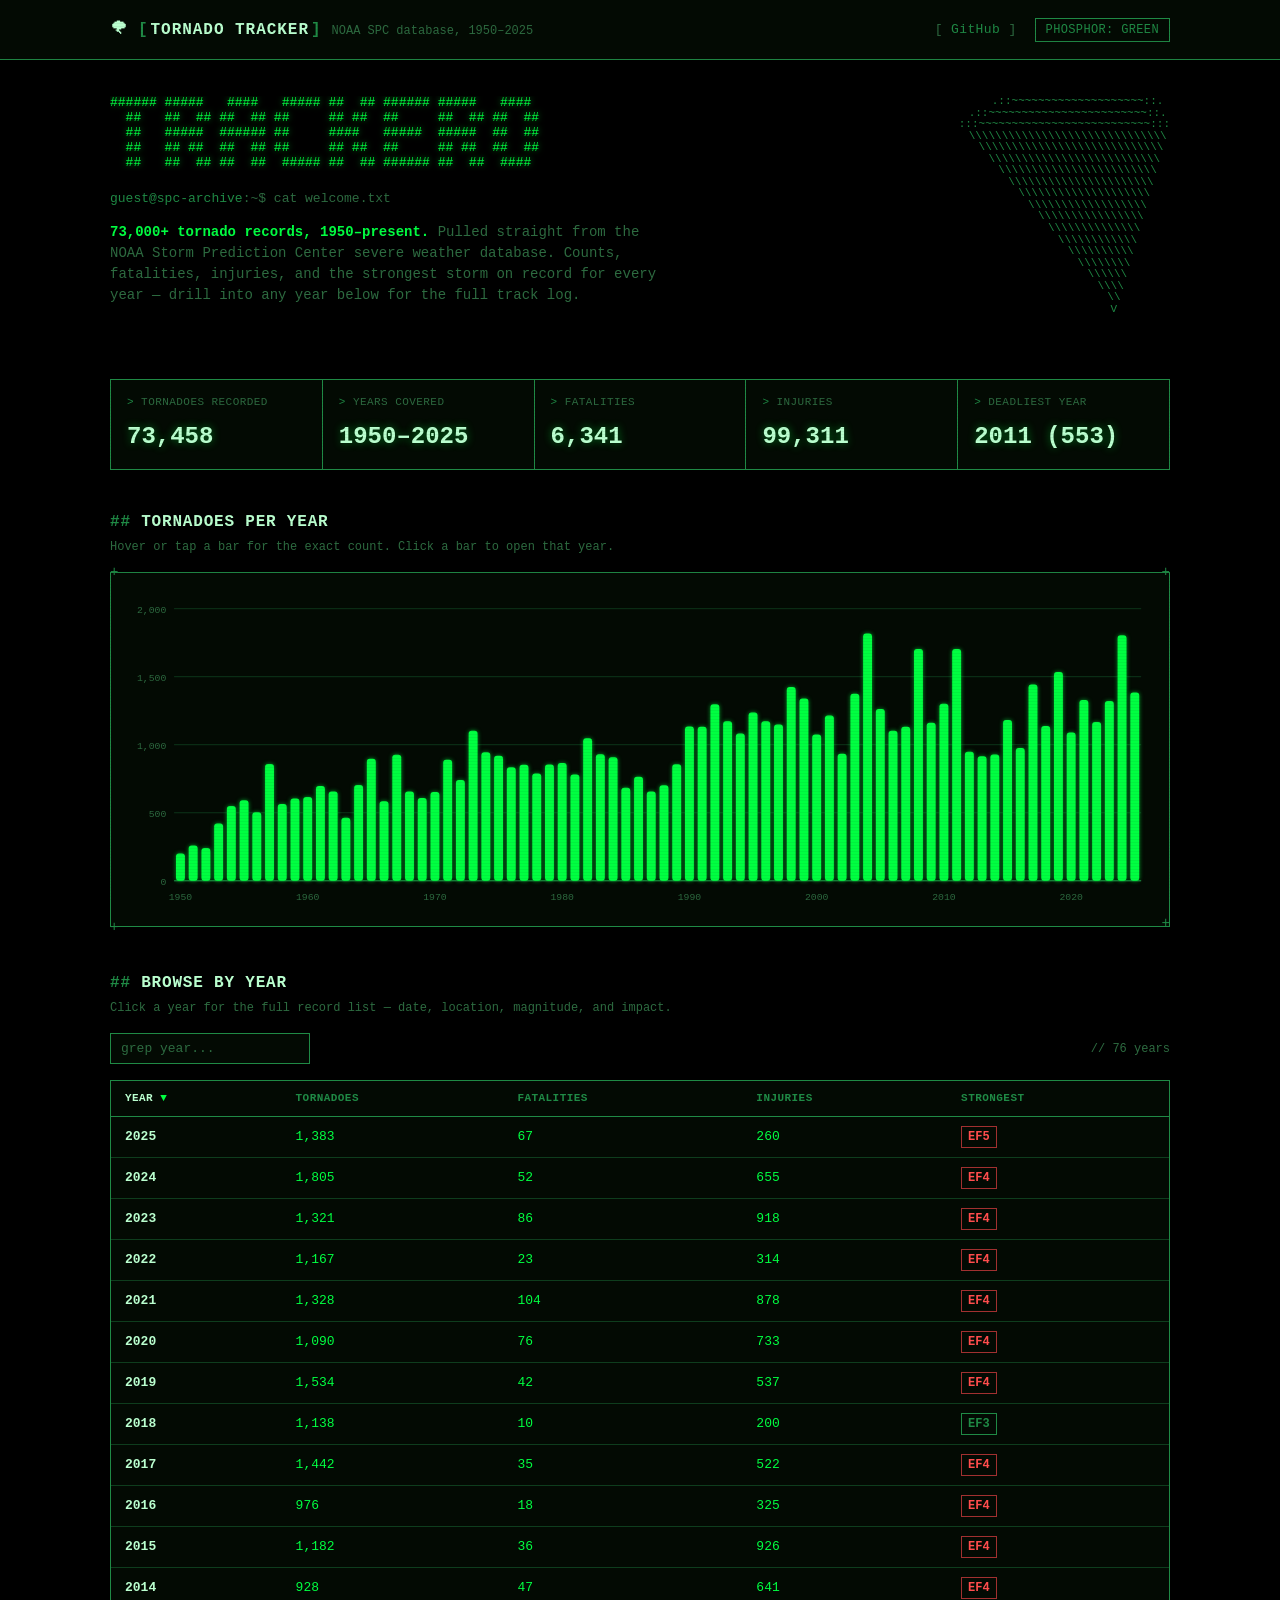
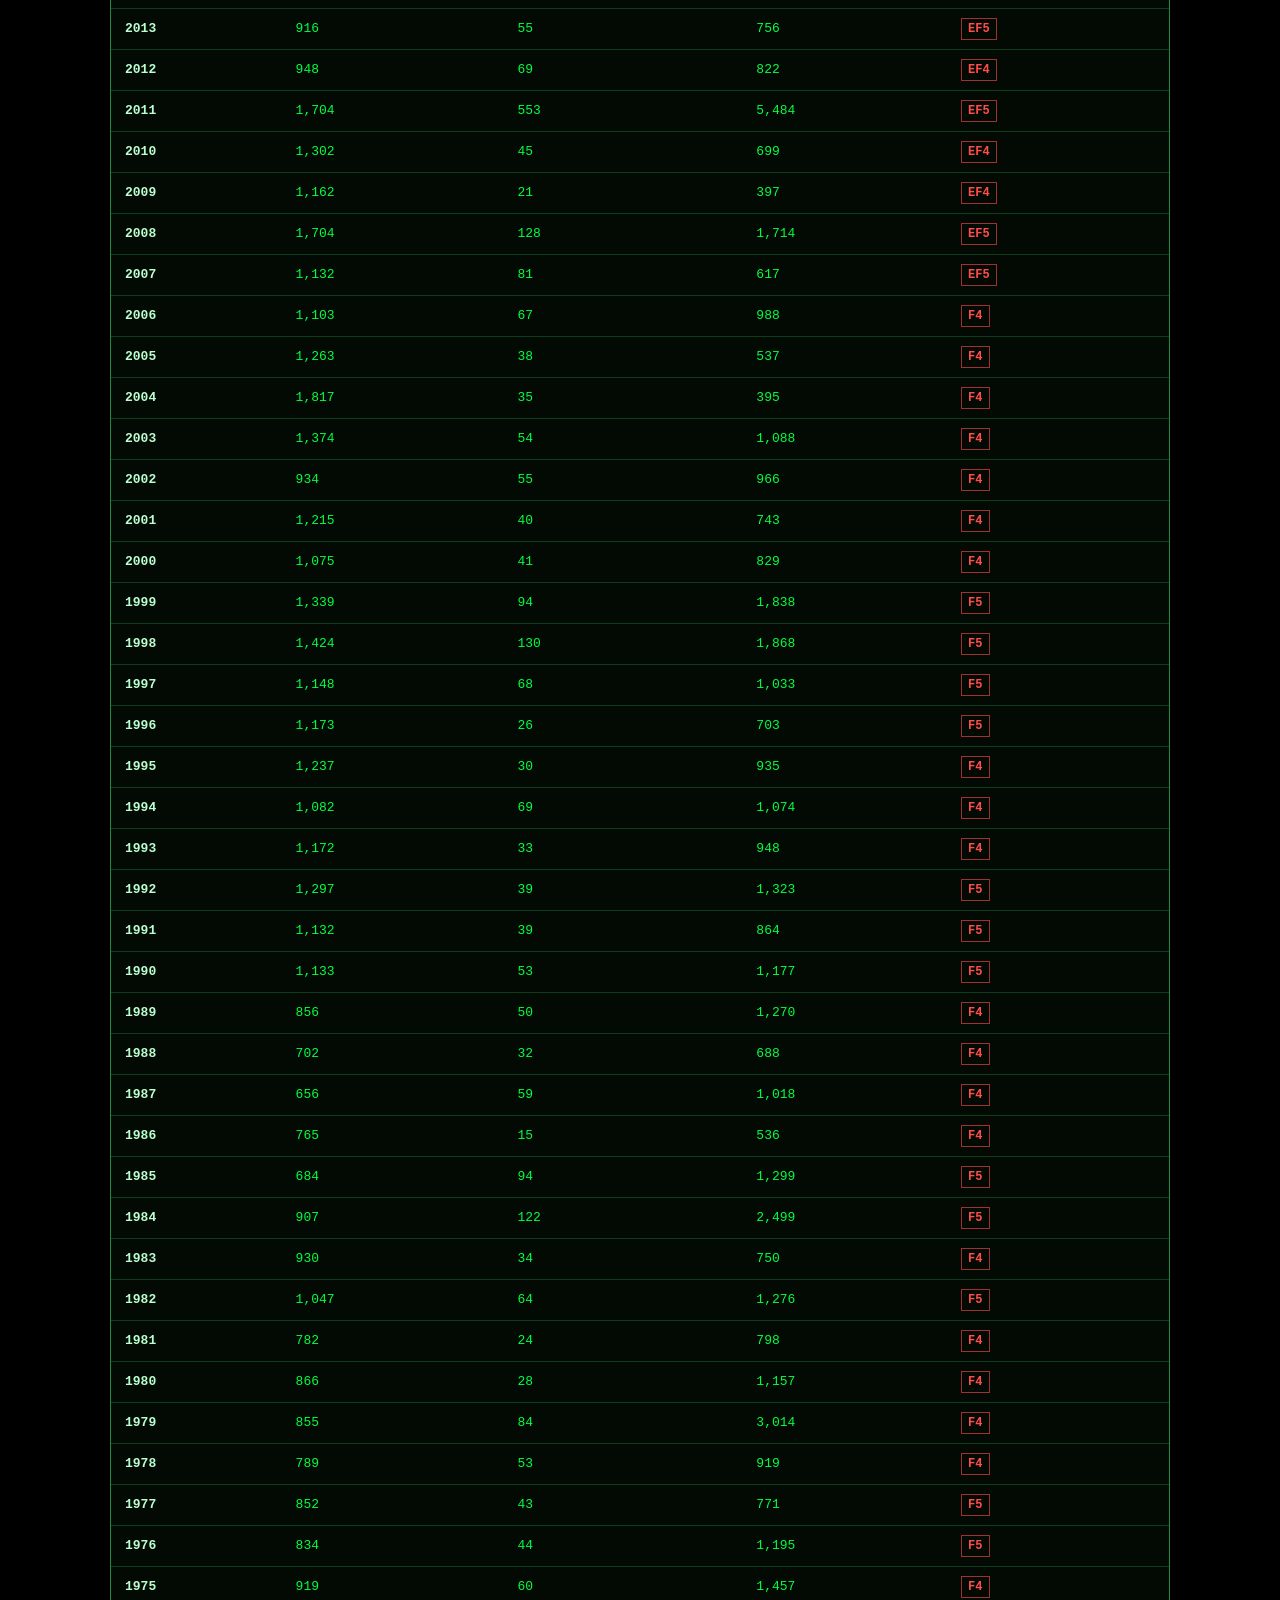
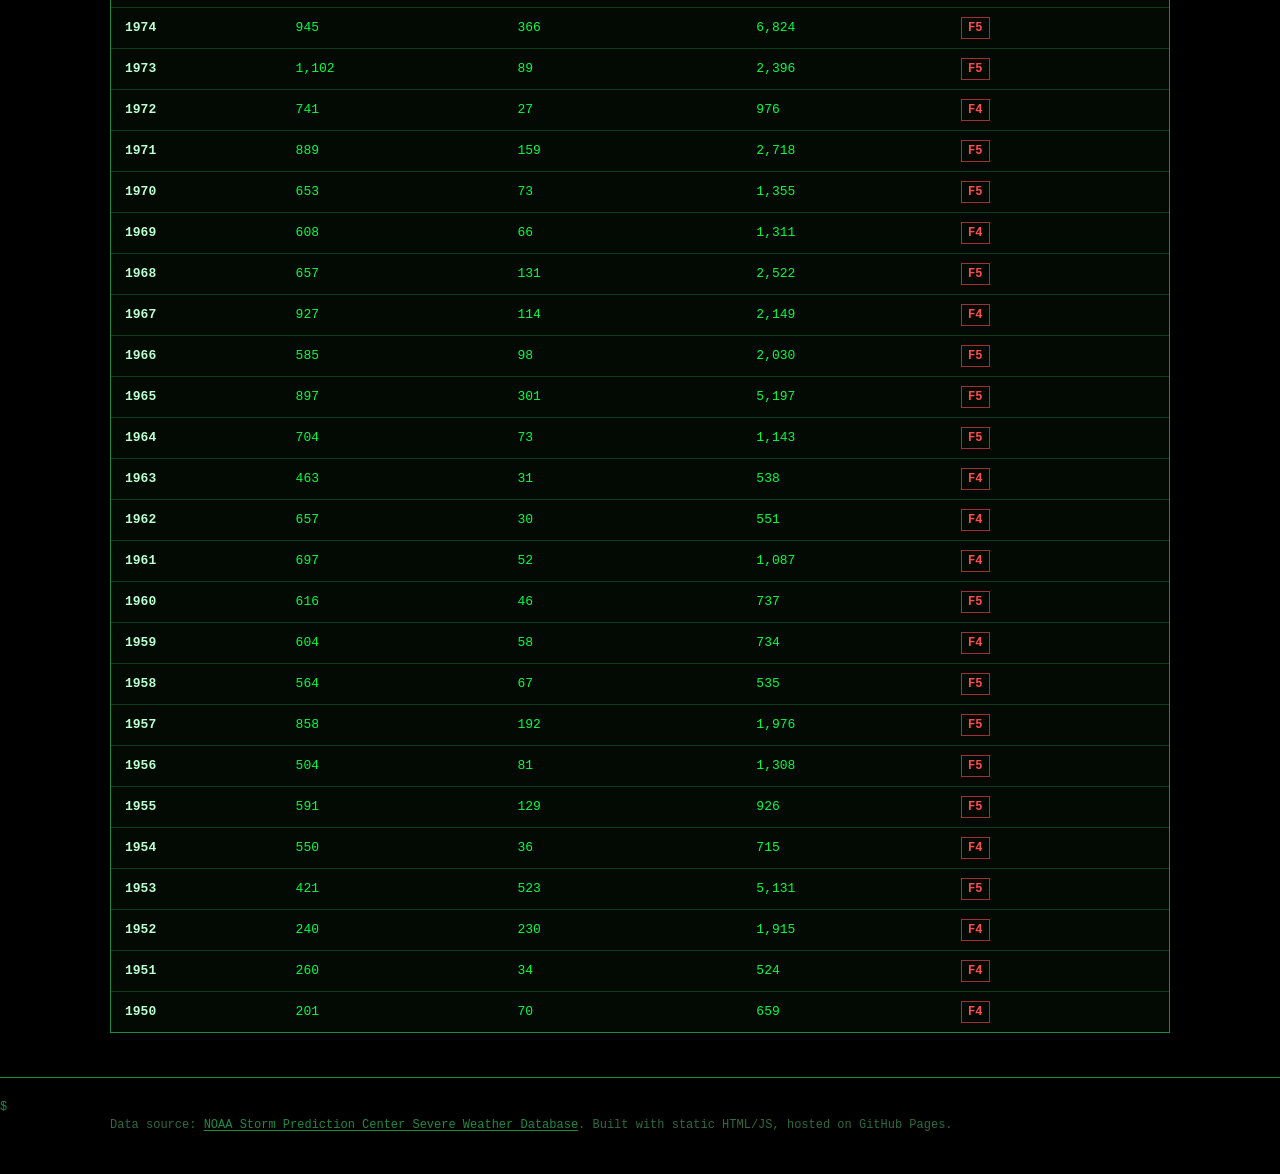
<file: index.html>
<!DOCTYPE html>
<html lang="en">
<head>
<meta charset="UTF-8">
<meta name="viewport" content="width=device-width, initial-scale=1">
<title>US Tornado Tracker</title>
<meta name="description" content="Every tornado recorded in the NOAA Storm Prediction Center severe weather database, 1950–2025.">
<link rel="stylesheet" href="css/style.css">
</head>
<body>

<header class="site-header">
  <div class="wrap">
    <a class="brand" href="index.html">
      <span class="mark">🌪</span>
      <span class="name">Tornado Tracker</span>
      <span class="tagline">NOAA SPC database, 1950–2025</span>
    </a>
    <nav class="site-nav">
      <a href="https://github.com/rileyhinkson/tornado-tracker" target="_blank" rel="noopener">GitHub</a>
      <button id="theme-toggle" type="button" aria-label="Toggle phosphor color theme">PHOSPHOR: GREEN</button>
    </nav>
  </div>
</header>

<main class="wrap">

  <section class="hero clearfix">
    <pre class="ascii-art" aria-hidden="true">    .::~~~~~~~~~~~~~~~~~~~~::.
 .::~~~~~~~~~~~~~~~~~~~~~~~~::.
:::~~~~~~~~~~~~~~~~~~~~~~~~~~:::
 \\\\\\\\\\\\\\\\\\\\\\\\\\\\\\
  \\\\\\\\\\\\\\\\\\\\\\\\\\\\
   \\\\\\\\\\\\\\\\\\\\\\\\\\
    \\\\\\\\\\\\\\\\\\\\\\\\
     \\\\\\\\\\\\\\\\\\\\\\
      \\\\\\\\\\\\\\\\\\\\
       \\\\\\\\\\\\\\\\\\
        \\\\\\\\\\\\\\\\
         \\\\\\\\\\\\\\
          \\\\\\\\\\\\
           \\\\\\\\\\
            \\\\\\\\
             \\\\\\
              \\\\
               \\
               V</pre>
    <pre class="ascii-banner" role="img" aria-label="Tornado Tracker">###### #####   ####   ##### ##  ## ###### #####   ####
  ##   ##  ## ##  ## ##     ## ##  ##     ##  ## ##  ##
  ##   #####  ###### ##     ####   #####  #####  ##  ##
  ##   ## ##  ##  ## ##     ## ##  ##     ## ##  ##  ##
  ##   ##  ## ##  ##  ##### ##  ## ###### ##  ##  ####  </pre>
    <p class="prompt-line"><span class="prompt">guest@spc-archive</span>:~$ cat welcome.txt</p>
    <p class="lede">
      <strong>73,000+ tornado records, 1950–present.</strong> Pulled straight from the
      NOAA Storm Prediction Center severe weather database. Counts, fatalities,
      injuries, and the strongest storm on record for every year — drill into
      any year below for the full track log.
    </p>
  </section>

  <div class="stat-grid" id="stat-grid"></div>

  <section class="panel">
    <h2>Tornadoes per year</h2>
    <p class="subhead">Hover or tap a bar for the exact count. Click a bar to open that year.</p>
    <div class="term-box chart-card" id="chart-card">
      <span class="tb-tr">+</span><span class="tb-br">+</span>
    </div>
  </section>

  <section class="panel">
    <h2>Browse by year</h2>
    <p class="subhead">Click a year for the full record list — date, location, magnitude, and impact.</p>

    <div class="filter-row">
      <input type="text" id="year-filter" placeholder="grep year..." aria-label="Filter by year">
      <span class="result-count" id="result-count"></span>
    </div>

    <div class="table-scroll">
      <table class="data-table">
        <thead>
          <tr>
            <th data-key="year">Year</th>
            <th data-key="count">Tornadoes</th>
            <th data-key="fatalities">Fatalities</th>
            <th data-key="injuries">Injuries</th>
            <th data-key="strongest">Strongest</th>
          </tr>
        </thead>
        <tbody id="years-table-body"></tbody>
      </table>
    </div>
  </section>

</main>

<footer class="site-footer">
  <div class="wrap">
    Data source: <a href="https://www.spc.noaa.gov/wcm/#data" target="_blank" rel="noopener">NOAA Storm Prediction Center Severe Weather Database</a>.
    Built with static HTML/JS, hosted on GitHub Pages.
  </div>
</footer>

<script src="js/common.js"></script>
<script src="js/home.js"></script>
</body>
</html>
</file>
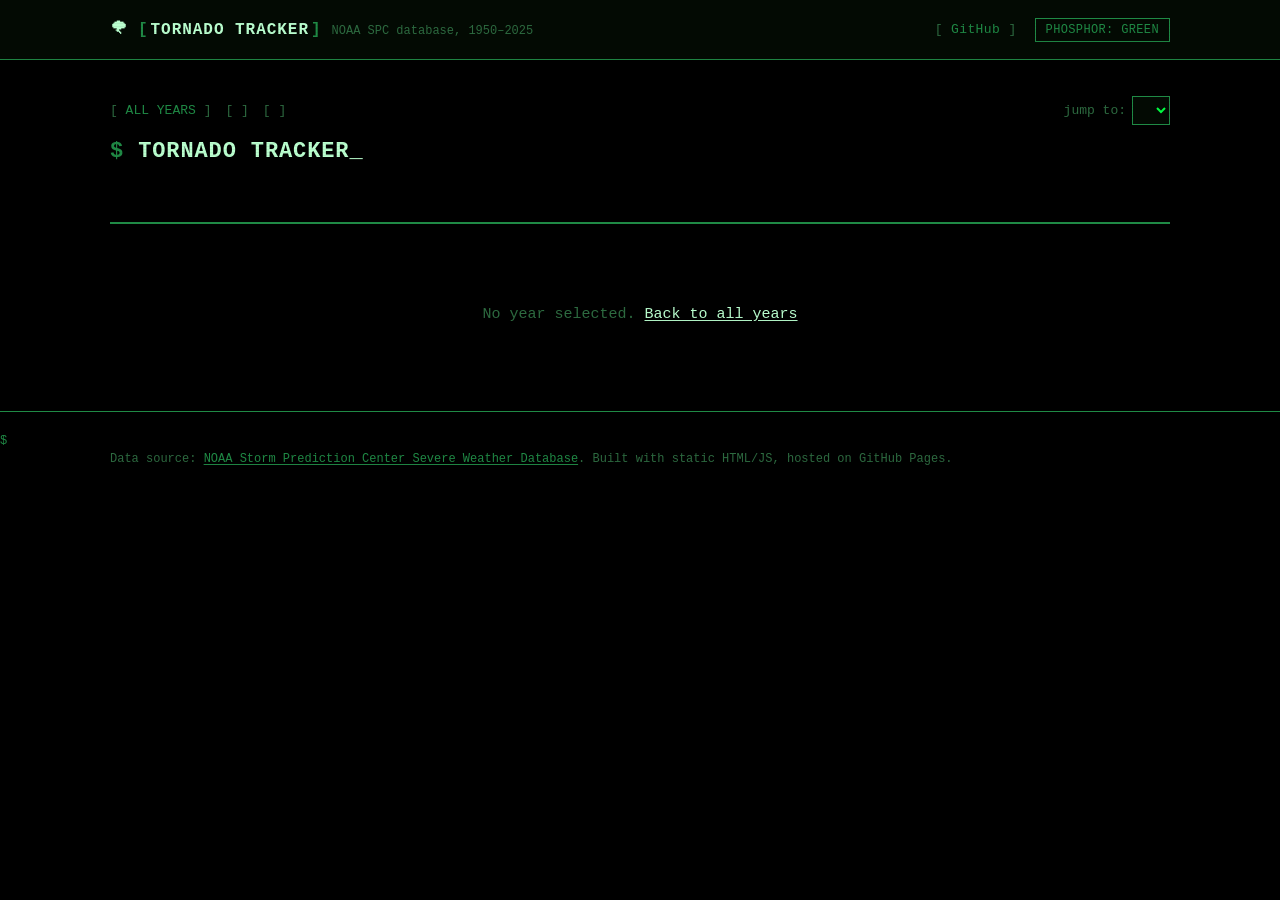
<file: years/index.html>
<!DOCTYPE html>
<html lang="en">
<head>
<meta charset="UTF-8">
<meta name="viewport" content="width=device-width, initial-scale=1">
<title>Tornado Tracker — year</title>
<meta name="description" content="Tornado records for a single year from the NOAA Storm Prediction Center severe weather database.">
<link rel="stylesheet" href="../css/style.css">
</head>
<body>

<header class="site-header">
  <div class="wrap">
    <a class="brand" href="../index.html">
      <span class="mark">🌪</span>
      <span class="name">Tornado Tracker</span>
      <span class="tagline">NOAA SPC database, 1950–2025</span>
    </a>
    <nav class="site-nav">
      <a href="https://github.com/rileyhinkson/tornado-tracker" target="_blank" rel="noopener">GitHub</a>
      <button id="theme-toggle" type="button" aria-label="Toggle phosphor color theme">PHOSPHOR: GREEN</button>
    </nav>
  </div>
</header>

<main class="wrap">

  <section class="hero">
    <div class="year-nav">
      <a href="../index.html">ALL YEARS</a>
      <a id="prev-year" href="#"></a>
      <a id="next-year" href="#"></a>
      <div class="year-switch">
        <label for="year-select">jump to:</label>
        <select id="year-select" aria-label="Jump to year"></select>
      </div>
    </div>
    <h1 id="year-title" class="cursor">Loading</h1>
  </section>

  <div class="stat-grid" id="stat-grid"></div>

  <section class="panel" id="year-body">
    <h2>Tornado records</h2>
    <p class="subhead">Click a column header to sort. Filter by state or magnitude below.</p>

    <div class="filter-row">
      <select id="state-filter" aria-label="Filter by state">
        <option value="">All states</option>
      </select>
      <select id="magnitude-filter" aria-label="Filter by magnitude">
        <option value="">All magnitudes</option>
      </select>
      <span class="result-count" id="result-count"></span>
    </div>

    <div class="table-scroll">
      <table class="data-table">
        <thead>
          <tr>
            <th data-key="date">Date</th>
            <th data-key="stateName">State</th>
            <th data-key="magnitude">Magnitude</th>
            <th data-key="fatalities">Fatalities</th>
            <th data-key="injuries">Injuries</th>
            <th data-key="lengthMiles">Length</th>
            <th data-key="widthYards">Width</th>
            <th data-key="propertyLoss">Property loss</th>
          </tr>
        </thead>
        <tbody id="records-table-body"></tbody>
      </table>
    </div>
  </section>

</main>

<footer class="site-footer">
  <div class="wrap">
    Data source: <a href="https://www.spc.noaa.gov/wcm/#data" target="_blank" rel="noopener">NOAA Storm Prediction Center Severe Weather Database</a>.
    Built with static HTML/JS, hosted on GitHub Pages.
  </div>
</footer>

<script src="../js/common.js"></script>
<script src="../js/year.js"></script>
</body>
</html>
</file>
<file: css/style.css>
/* Tornado Tracker — terminal / BBS-intro aesthetic.
   Green phosphor by default, amber phosphor as the alt theme (toggle cycles). */

:root {
  --bg:         #000000;
  --bg-panel:   #030a03;
  --bg-raised:  #081a08;
  --fg:         #00ff41;
  --fg-bright:  #baffcf;
  --fg-dim:     #1f8a45;
  --fg-muted:   #2d6b40;
  --danger:     #ff4d4d;
  --danger-dim: #a13030;
  --selection:  rgba(0, 255, 65, 0.28);
  --font-mono: ui-monospace, "Cascadia Code", "SFMono-Regular", Consolas,
               "Liberation Mono", Menlo, monospace;
}

:root[data-theme="amber"] {
  --bg:         #000000;
  --bg-panel:   #0a0602;
  --bg-raised:  #150d02;
  --fg:         #ffb000;
  --fg-bright:  #ffd980;
  --fg-dim:     #8a5c00;
  --fg-muted:   #6b4a05;
  --danger:     #ff5a3c;
  --danger-dim: #a13a20;
  --selection:  rgba(255, 176, 0, 0.25);
}

* { box-sizing: border-box; }

html, body {
  margin: 0;
  padding: 0;
}

::selection {
  background: var(--selection);
  color: var(--fg-bright);
}

body {
  background: var(--bg);
  color: var(--fg);
  font-family: var(--font-mono);
  line-height: 1.5;
  font-size: 15px;
}

/* CRT scanline overlay */
body::before {
  content: "";
  position: fixed;
  inset: 0;
  pointer-events: none;
  z-index: 500;
  background: repeating-linear-gradient(
    to bottom,
    rgba(0, 0, 0, 0) 0px,
    rgba(0, 0, 0, 0) 2px,
    rgba(0, 0, 0, 0.10) 3px
  );
  mix-blend-mode: multiply;
}

@media (prefers-reduced-motion: no-preference) {
  .cursor::after {
    content: "_";
    animation: blink 1s step-start infinite;
  }
}
.cursor::after {
  content: "_";
}
@keyframes blink {
  50% { opacity: 0; }
}

a { color: var(--fg-bright); text-decoration: underline; text-underline-offset: 2px; }
a:hover { color: var(--fg); }
a:visited { color: var(--fg); }

.wrap {
  max-width: 1100px;
  margin: 0 auto;
  padding: 0 20px;
}

/* Header */
header.site-header {
  border-bottom: 1px solid var(--fg-dim);
  background: var(--bg-panel);
}

.site-header .wrap {
  display: flex;
  align-items: center;
  justify-content: space-between;
  padding-top: 16px;
  padding-bottom: 16px;
  gap: 16px;
  flex-wrap: wrap;
}

.brand {
  display: flex;
  align-items: baseline;
  gap: 10px;
  text-decoration: none;
}

.brand .mark { font-size: 18px; }

.brand .name {
  font-weight: 700;
  font-size: 16px;
  letter-spacing: 0.06em;
  color: var(--fg-bright);
  text-transform: uppercase;
}
.brand .name::before { content: "["; color: var(--fg-dim); margin-right: 2px; }
.brand .name::after { content: "]"; color: var(--fg-dim); margin-left: 2px; }

.brand .tagline {
  color: var(--fg-muted);
  font-size: 12px;
}

nav.site-nav {
  display: flex;
  align-items: center;
  gap: 18px;
  font-size: 13px;
}

nav.site-nav a {
  text-decoration: none;
  color: var(--fg-dim);
  letter-spacing: 0.03em;
}
nav.site-nav a::before { content: "[ "; color: var(--fg-muted); }
nav.site-nav a::after { content: " ]"; color: var(--fg-muted); }
nav.site-nav a:hover { color: var(--fg-bright); }

#theme-toggle {
  border: 1px solid var(--fg-dim);
  background: transparent;
  color: var(--fg-dim);
  border-radius: 0;
  padding: 5px 10px;
  font-size: 12px;
  font-family: var(--font-mono);
  letter-spacing: 0.03em;
  cursor: pointer;
  line-height: 1;
}
#theme-toggle:hover {
  color: var(--fg-bright);
  border-color: var(--fg);
}

/* Hero */
.hero { padding: 36px 0 20px; }

.hero h1 {
  font-size: 22px;
  margin: 0 0 6px;
  color: var(--fg-bright);
  text-transform: uppercase;
  letter-spacing: 0.04em;
}
.hero h1::before { content: "$ "; color: var(--fg-dim); }

.ascii-banner {
  margin: 0 0 18px;
  color: var(--fg);
  font-size: clamp(7px, 1.6vw, 13px);
  line-height: 1.15;
  white-space: pre;
  overflow-x: auto;
  text-shadow: 0 0 6px color-mix(in srgb, var(--fg) 55%, transparent);
}

.ascii-art {
  float: right;
  margin: 0 0 16px 24px;
  color: var(--fg-dim);
  font-size: clamp(6px, 1vw, 11px);
  line-height: 1.05;
  white-space: pre;
  text-align: center;
}

.hero .prompt-line {
  color: var(--fg-muted);
  font-size: 13px;
  margin: 0 0 14px;
}
.hero .prompt-line .prompt { color: var(--fg-dim); }

.hero p.lede {
  color: var(--fg-muted);
  font-size: 14px;
  max-width: 68ch;
  margin: 0;
}
.hero p.lede strong { color: var(--fg); font-weight: 600; }

.clearfix::after { content: ""; display: table; clear: both; }

/* Stat tiles */
.stat-grid {
  display: grid;
  grid-template-columns: repeat(auto-fit, minmax(170px, 1fr));
  gap: 1px;
  margin: 28px 0 40px;
  background: var(--fg-dim);
  border: 1px solid var(--fg-dim);
}

.stat-tile {
  background: var(--bg-panel);
  padding: 14px 16px;
}

.stat-tile .label {
  font-size: 11px;
  color: var(--fg-muted);
  text-transform: uppercase;
  letter-spacing: 0.04em;
  margin-bottom: 8px;
}
.stat-tile .label::before { content: "> "; color: var(--fg-dim); }

.stat-tile .value {
  font-size: 24px;
  font-weight: 600;
  color: var(--fg-bright);
  font-variant-numeric: proportional-nums;
  text-shadow: 0 0 8px color-mix(in srgb, var(--fg) 45%, transparent);
}

/* Section headings */
section.panel { margin-bottom: 44px; }

section.panel h2 {
  font-size: 16px;
  margin: 0 0 4px;
  color: var(--fg-bright);
  text-transform: uppercase;
  letter-spacing: 0.05em;
}
section.panel h2::before { content: "## "; color: var(--fg-dim); }

section.panel .subhead {
  color: var(--fg-muted);
  font-size: 12px;
  margin: 0 0 16px;
}

/* Terminal box (bordered panel w/ title cutout) */
.term-box {
  position: relative;
  border: 1px solid var(--fg-dim);
  background: var(--bg-panel);
  padding: 20px;
}

.term-box::before,
.term-box::after,
.term-box .tb-tl,
.term-box .tb-tr {
  content: "+";
  position: absolute;
  color: var(--fg-dim);
  font-size: 14px;
  line-height: 1;
}
.term-box::before { top: -8px; left: -1px; }
.term-box::after { bottom: -8px; left: -1px; }
.term-box .tb-tr { top: -8px; right: -1px; }
.term-box .tb-br { position: absolute; bottom: -8px; right: -1px; color: var(--fg-dim); font-size: 14px; }

/* Chart */
.chart-card svg { display: block; width: 100%; height: auto; overflow: visible; }

.chart-bar {
  fill: var(--fg);
  cursor: pointer;
  filter: drop-shadow(0 0 2px color-mix(in srgb, var(--fg) 60%, transparent));
}
.chart-bar:hover,
.chart-bar.is-hovered {
  fill: var(--fg-bright);
  filter: drop-shadow(0 0 5px color-mix(in srgb, var(--fg) 80%, transparent));
}

.chart-axis-label {
  fill: var(--fg-muted);
  font-size: 10px;
  font-family: var(--font-mono);
}

.chart-gridline { stroke: var(--fg-dim); stroke-width: 1; opacity: 0.35; }
.chart-baseline { stroke: var(--fg-dim); stroke-width: 1; }

.chart-tooltip {
  position: absolute;
  pointer-events: none;
  background: var(--bg-raised);
  border: 1px solid var(--fg);
  padding: 6px 10px;
  font-size: 12px;
  font-family: var(--font-mono);
  transform: translate(-50%, calc(-100% - 10px));
  white-space: nowrap;
  opacity: 0;
  transition: opacity 0.08s ease;
  z-index: 5;
}
.chart-tooltip.is-visible { opacity: 1; }
.chart-tooltip .tt-value { font-weight: 700; color: var(--fg-bright); }
.chart-tooltip .tt-label { color: var(--fg-muted); margin-left: 6px; }

/* Filter row */
.filter-row {
  display: flex;
  flex-wrap: wrap;
  gap: 10px;
  align-items: center;
  margin-bottom: 16px;
  font-size: 13px;
}

.filter-row input,
.filter-row select {
  border: 1px solid var(--fg-dim);
  background: var(--bg-panel);
  color: var(--fg);
  border-radius: 0;
  padding: 7px 10px;
  font-size: 13px;
  font-family: var(--font-mono);
}
.filter-row input::placeholder { color: var(--fg-muted); }
.filter-row input:focus,
.filter-row select:focus {
  outline: none;
  border-color: var(--fg);
}

.filter-row input { min-width: 200px; }

.filter-row .result-count {
  color: var(--fg-muted);
  font-size: 12px;
  margin-left: auto;
}
.filter-row .result-count::before { content: "// "; }

/* Table */
.table-scroll {
  overflow-x: auto;
  border: 1px solid var(--fg-dim);
  background: var(--bg-panel);
}

table.data-table {
  width: 100%;
  border-collapse: collapse;
  font-size: 13px;
  min-width: 560px;
}

table.data-table th,
table.data-table td {
  text-align: left;
  padding: 9px 14px;
  white-space: nowrap;
}

table.data-table td { font-variant-numeric: tabular-nums; }

table.data-table thead th {
  color: var(--fg-dim);
  font-weight: 600;
  font-size: 11px;
  text-transform: uppercase;
  letter-spacing: 0.04em;
  border-bottom: 1px solid var(--fg-dim);
  cursor: pointer;
  user-select: none;
  position: sticky;
  top: 0;
  background: var(--bg-panel);
}
table.data-table thead th:hover { color: var(--fg-bright); }

table.data-table thead th.sorted { color: var(--fg-bright); }
table.data-table thead th.sorted::after {
  content: " " attr(data-dir);
  color: var(--fg);
}

table.data-table tbody tr { border-bottom: 1px solid color-mix(in srgb, var(--fg-dim) 40%, transparent); }
table.data-table tbody tr:last-child { border-bottom: none; }

table.data-table tbody tr.is-link { cursor: pointer; }
table.data-table tbody tr.is-link:hover {
  background: var(--bg-raised);
  color: var(--fg-bright);
}
table.data-table tbody tr.is-link:hover td:first-child::before {
  content: "> ";
  color: var(--fg);
}

table.data-table tbody a {
  text-decoration: none;
  color: var(--fg-bright);
  font-weight: 600;
  display: block;
}

.magnitude-pill {
  display: inline-block;
  padding: 1px 6px;
  font-size: 12px;
  font-weight: 600;
  font-family: var(--font-mono);
  background: transparent;
  color: var(--fg-dim);
  border: 1px solid var(--fg-dim);
}
.magnitude-pill.mag-strong {
  color: var(--danger);
  border-color: var(--danger-dim);
}

/* Year page nav */
.year-nav {
  display: flex;
  align-items: center;
  gap: 14px;
  margin-bottom: 10px;
  font-size: 13px;
}
.year-nav a {
  text-decoration: none;
  color: var(--fg-dim);
}
.year-nav a::before { content: "[ "; color: var(--fg-muted); }
.year-nav a::after { content: " ]"; color: var(--fg-muted); }
.year-nav a:hover { color: var(--fg-bright); }

.year-nav .year-switch {
  display: flex;
  align-items: center;
  gap: 6px;
  margin-left: auto;
  color: var(--fg-muted);
}

.year-nav select {
  border: 1px solid var(--fg-dim);
  background: var(--bg-panel);
  color: var(--fg);
  border-radius: 0;
  padding: 5px 8px;
  font-size: 13px;
  font-family: var(--font-mono);
}

.empty-state {
  padding: 40px 20px;
  text-align: center;
  color: var(--fg-muted);
}

/* Footer */
footer.site-footer {
  border-top: 1px solid var(--fg-dim);
  margin-top: 40px;
  padding: 20px 0 40px;
  color: var(--fg-muted);
  font-size: 12px;
}
footer.site-footer::before { content: "$ "; color: var(--fg-dim); }
footer.site-footer a { color: var(--fg-dim); }
footer.site-footer a:hover { color: var(--fg-bright); }

@media (max-width: 640px) {
  .site-header .wrap { padding-top: 12px; padding-bottom: 12px; }
  .hero { padding: 24px 0 16px; }
  .ascii-art { float: none; margin: 0 0 16px; }
  table.data-table { min-width: 480px; }
}
</file>
